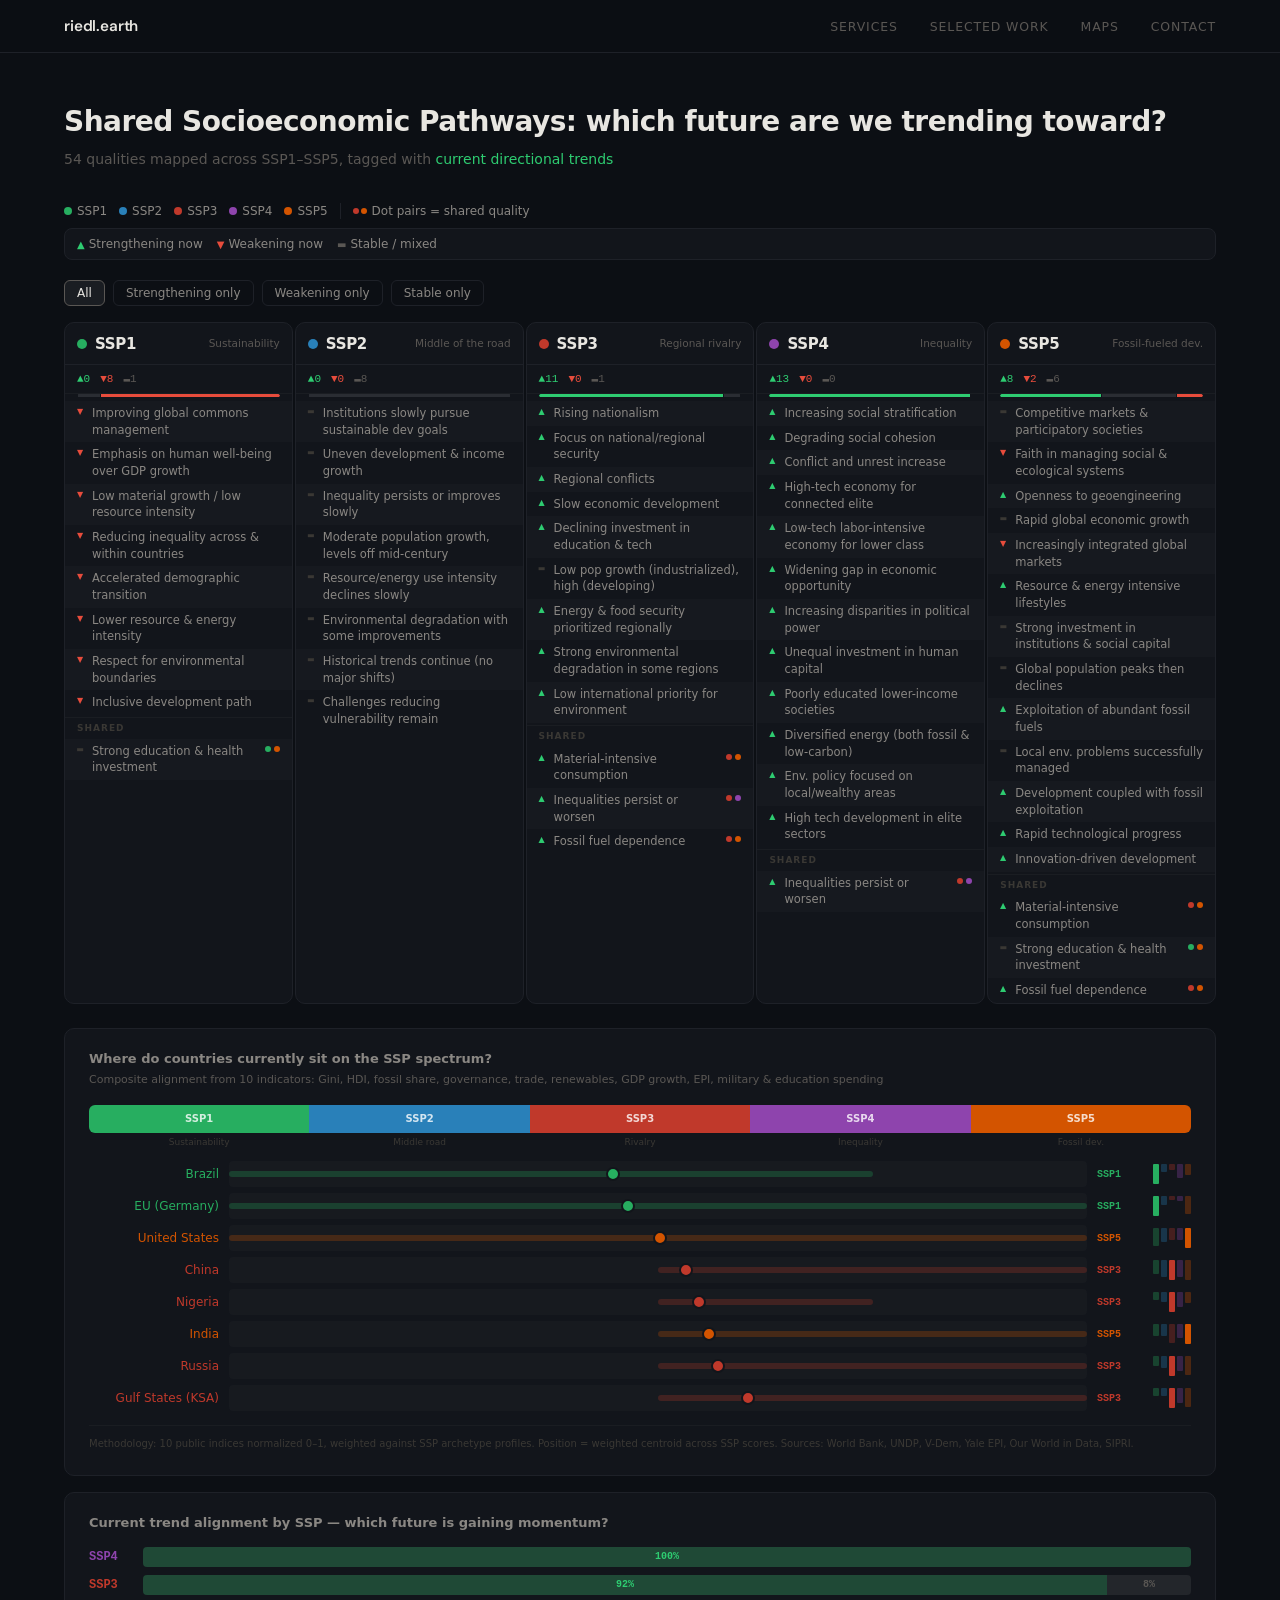
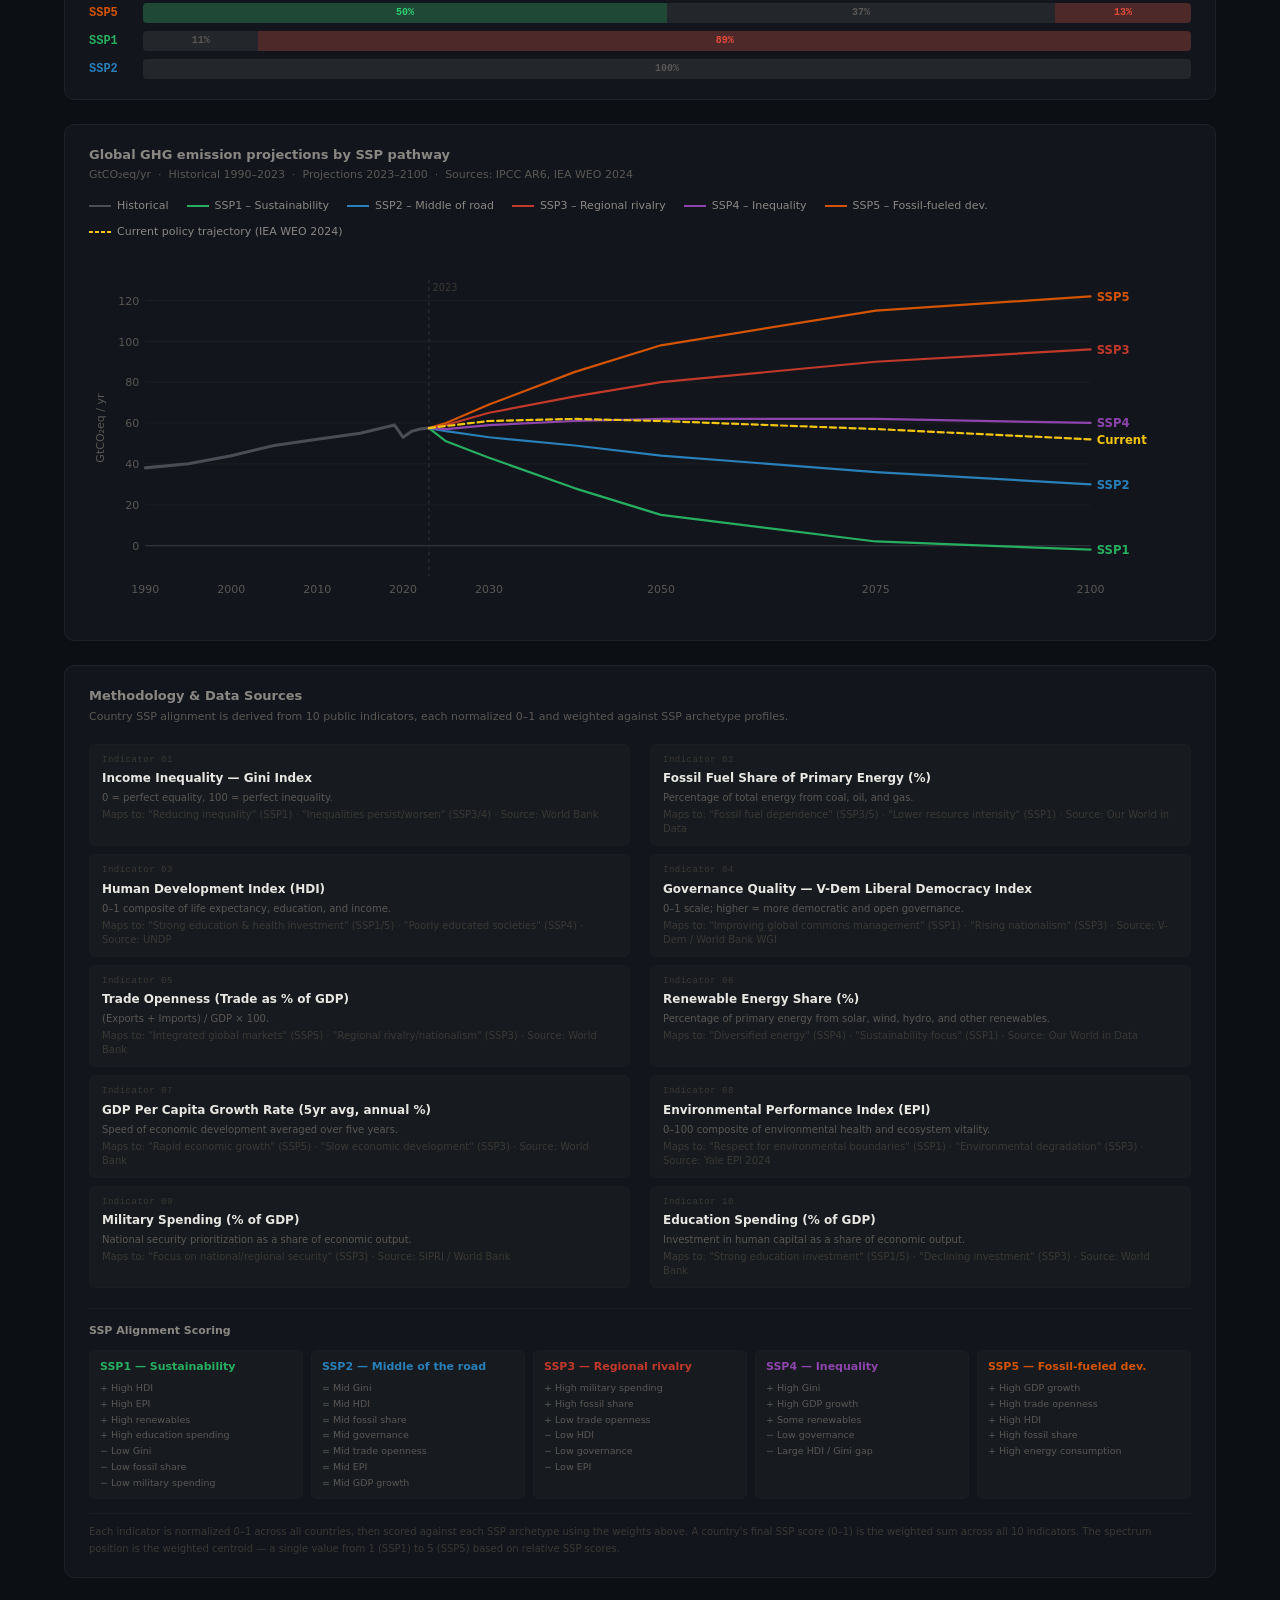
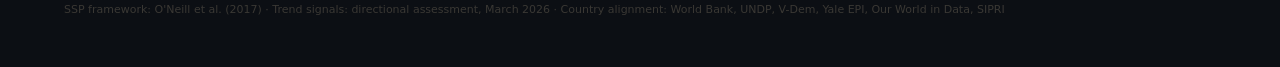
<file: ssp-trends.html>
<!DOCTYPE html>
<html lang="en">
<head>
<meta charset="UTF-8">
<meta name="viewport" content="width=device-width, initial-scale=1.0">
<title>SSP Trend Analysis | Riedl Earth</title>
<link rel="preconnect" href="https://fonts.googleapis.com">
<link rel="preconnect" href="https://fonts.gstatic.com" crossorigin>
<link href="https://fonts.googleapis.com/css2?family=DM+Sans:ital,opsz,wght@0,9..40,400;0,9..40,600;0,9..40,700;1,9..40,400&display=swap" rel="stylesheet">
<style>
* { margin:0; padding:0; box-sizing:border-box; }

:root {
  --bg-primary: #0c0f14;
  --bg-card: #12151b;
  --bg-card-border: #1e2128;
  --bg-row-alt: rgba(255,255,255,0.015);
  --text-primary: #e8e6e1;
  --text-secondary: #8a8783;
  --text-muted: #5a5754;
  --text-dim: #3a3834;
  --border-subtle: #1a1d22;
  --green: #2ecc71;
  --red: #e74c3c;
  --ssp1: #27ae60;
  --ssp2: #2980b9;
  --ssp3: #c0392b;
  --ssp4: #8e44ad;
  --ssp5: #d35400;
}

body {
  background: var(--bg-primary);
  color: var(--text-primary);
  font-family: -apple-system, BlinkMacSystemFont, 'Segoe UI', system-ui, sans-serif;
  line-height: 1.5;
}

/* ── Site Nav ─────────────────────────────────────────────── */

.site-nav {
  position: sticky;
  top: 0;
  z-index: 100;
  background: rgba(12, 15, 20, 0.96);
  border-bottom: 1px solid var(--bg-card-border);
  backdrop-filter: blur(6px);
}

.site-nav-inner {
  max-width: 1200px;
  margin: 0 auto;
  padding: 0 24px;
  height: 52px;
  display: flex;
  align-items: center;
  justify-content: space-between;
}

.site-nav-brand {
  font-family: 'DM Sans', system-ui, sans-serif;
  font-size: 0.95rem;
  font-weight: 600;
  color: var(--text-primary);
  text-decoration: none;
  letter-spacing: -0.01em;
}

.site-nav-links {
  list-style: none;
  display: flex;
  gap: 2rem;
}

.site-nav-links a {
  font-size: 0.78rem;
  letter-spacing: 0.07em;
  text-transform: uppercase;
  color: var(--text-muted);
  text-decoration: none;
  transition: color 0.2s;
}

.site-nav-links a:hover {
  color: var(--text-primary);
}

.site-nav-links a.active {
  color: var(--text-secondary);
}

/* ── Visualization ────────────────────────────────────────── */

.container {
  max-width: 1200px;
  margin: 0 auto;
  padding: 48px 24px;
}

.header { margin-bottom: 32px; }

.header h1 {
  font-size: clamp(22px, 3vw, 28px);
  font-weight: 700;
  letter-spacing: -0.5px;
  margin-bottom: 6px;
}

.header .subtitle {
  font-size: 14px;
  color: var(--text-muted);
}

.header .subtitle span { color: var(--green); }

.legend-row {
  display: flex;
  gap: 12px;
  flex-wrap: wrap;
  margin-bottom: 8px;
  align-items: center;
}

.legend-item {
  display: flex;
  align-items: center;
  gap: 5px;
  font-size: 12px;
  color: var(--text-secondary);
}

.legend-dot { width: 8px; height: 8px; border-radius: 50%; flex-shrink: 0; }

.legend-divider { width: 1px; height: 16px; background: var(--bg-card-border); }

.trend-legend {
  display: flex;
  gap: 14px;
  flex-wrap: wrap;
  margin-bottom: 20px;
  font-size: 12px;
  color: var(--text-secondary);
  padding: 6px 12px;
  background: var(--bg-card);
  border-radius: 8px;
  border: 1px solid var(--bg-card-border);
}

.trend-legend-item { display: flex; align-items: center; gap: 4px; }

/* --- Filter controls --- */
.filters {
  display: flex;
  gap: 8px;
  flex-wrap: wrap;
  margin-bottom: 16px;
}

.filter-btn {
  padding: 5px 12px;
  font-size: 12px;
  border: 1px solid var(--bg-card-border);
  border-radius: 6px;
  background: transparent;
  color: var(--text-secondary);
  cursor: pointer;
  font-family: inherit;
  transition: all 0.15s;
}

.filter-btn:hover { border-color: var(--text-muted); color: var(--text-primary); }
.filter-btn.active { background: rgba(255,255,255,0.06); color: var(--text-primary); border-color: var(--text-muted); }

/* --- Columns --- */
.columns {
  display: flex;
  gap: 2px;
  margin-bottom: 24px;
  overflow-x: auto;
}

.col {
  flex: 1;
  min-width: 180px;
  background: var(--bg-card);
  border-radius: 10px;
  overflow: hidden;
  border: 1px solid var(--bg-card-border);
}

.col-header {
  padding: 10px 12px 8px;
  display: flex;
  align-items: center;
  gap: 8px;
  border-bottom: 1px solid var(--bg-card-border);
}

.col-dot { width: 10px; height: 10px; border-radius: 50%; flex-shrink: 0; }
.col-name { font-size: 15px; font-weight: 600; letter-spacing: -0.3px; }
.col-subtitle { font-size: 10.5px; color: var(--text-muted); margin-left: auto; white-space: nowrap; }

.col-scores {
  padding: 6px 12px;
  display: flex;
  gap: 10px;
  font-size: 11px;
  font-family: monospace;
  border-bottom: 1px solid var(--border-subtle);
}

.col-scores .up { color: var(--green); }
.col-scores .down { color: var(--red); }
.col-scores .flat { color: var(--text-muted); }

.score-bar {
  margin: 0 12px 4px;
  height: 3px;
  border-radius: 2px;
  display: flex;
  gap: 1px;
  overflow: hidden;
}

.score-bar .seg { height: 100%; }

.section-divider {
  padding: 4px 12px 3px;
  font-size: 9px;
  font-weight: 600;
  text-transform: uppercase;
  letter-spacing: 1px;
  color: var(--text-dim);
  border-top: 1px solid var(--border-subtle);
  margin-top: 2px;
}

.qual-row {
  padding: 4px 12px 4px 8px;
  font-size: 11.5px;
  line-height: 1.45;
  color: var(--text-secondary);
  display: flex;
  align-items: flex-start;
  gap: 5px;
  transition: color 0.1s;
  cursor: default;
}

.qual-row:hover { color: var(--text-primary); }
.qual-row.alt { background: var(--bg-row-alt); }
.qual-row.highlight { background: rgba(241,196,15,0.06); color: var(--text-primary); }
.qual-row.dim { opacity: 0.3; }

.qual-text { flex: 1; }

.trend-icon { flex-shrink: 0; width: 14px; text-align: center; margin-top: 1px; font-size: 8px; }

.dots-pair { display: flex; gap: 3px; flex-shrink: 0; margin-top: 3px; }
.dots-pair .d { width: 6px; height: 6px; border-radius: 50%; }

/* --- Country Spectrum --- */
.spectrum-section {
  background: var(--bg-card);
  border-radius: 10px;
  padding: 20px 24px 24px;
  border: 1px solid var(--bg-card-border);
  margin-bottom: 16px;
}

.spectrum-title {
  font-size: 13px;
  font-weight: 600;
  color: var(--text-secondary);
  margin-bottom: 4px;
}

.spectrum-subtitle {
  font-size: 11px;
  color: var(--text-muted);
  margin-bottom: 16px;
}

.spectrum-bar {
  display: flex;
  height: 28px;
  border-radius: 6px;
  overflow: hidden;
}

.spectrum-zone {
  flex: 1;
  display: flex;
  align-items: center;
  justify-content: center;
  font-size: 10px;
  font-weight: 600;
  color: rgba(255,255,255,0.8);
}

.spectrum-labels {
  display: flex;
  margin-top: 3px;
  margin-bottom: 12px;
}

.spectrum-labels span {
  flex: 1;
  text-align: center;
  font-size: 9px;
  color: var(--text-dim);
}

.country-rows {
  display: flex;
  flex-direction: column;
  gap: 6px;
  margin-top: 8px;
}

.country-row {
  display: flex;
  align-items: center;
  gap: 10px;
  height: 26px;
}

.country-name {
  width: 130px;
  font-size: 12px;
  font-weight: 500;
  flex-shrink: 0;
  text-align: right;
  white-space: nowrap;
}

.country-track {
  flex: 1;
  height: 26px;
  position: relative;
  border-radius: 4px;
  background: rgba(255,255,255,0.02);
}

.country-dot {
  position: absolute;
  top: 50%;
  transform: translate(-50%, -50%);
  width: 14px;
  height: 14px;
  border-radius: 50%;
  border: 2px solid var(--bg-card);
  z-index: 2;
}

.country-range {
  position: absolute;
  top: 50%;
  transform: translateY(-50%);
  height: 6px;
  border-radius: 3px;
  opacity: 0.25;
}

.country-best {
  width: 46px;
  font-size: 10px;
  font-weight: 600;
  font-family: monospace;
  flex-shrink: 0;
}

.country-scores {
  display: flex;
  gap: 2px;
  flex-shrink: 0;
}

.country-scores .cs {
  width: 6px;
  border-radius: 1px;
}

.spectrum-method {
  font-size: 10px;
  color: var(--text-dim);
  margin-top: 14px;
  padding-top: 10px;
  border-top: 1px solid var(--border-subtle);
  line-height: 1.5;
}

/* --- Summary --- */
.summary {
  background: var(--bg-card);
  border-radius: 10px;
  padding: 20px 24px;
  border: 1px solid var(--bg-card-border);
}

.summary-title {
  font-size: 13px;
  font-weight: 600;
  color: var(--text-secondary);
  margin-bottom: 14px;
}

.summary-bars { display: flex; flex-direction: column; gap: 8px; }

.sbar-row { display: flex; align-items: center; gap: 12px; }

.sbar-label { width: 42px; font-size: 12px; font-weight: 600; flex-shrink: 0; font-family: monospace; }

.sbar-track {
  flex: 1;
  height: 20px;
  background: var(--border-subtle);
  border-radius: 4px;
  overflow: hidden;
  display: flex;
}

.sbar-fill {
  height: 100%;
  display: flex;
  align-items: center;
  justify-content: center;
  font-size: 10px;
  font-weight: 600;
  font-family: monospace;
}

.sbar-fill.up { background: rgba(46,204,113,0.25); color: var(--green); }
.sbar-fill.stable { background: rgba(255,255,255,0.04); color: var(--text-muted); }
.sbar-fill.down { background: rgba(231,76,60,0.25); color: var(--red); }

.footer {
  margin-top: 24px;
  font-size: 11px;
  color: var(--text-dim);
}

@media (max-width: 768px) {
  .columns { flex-direction: column; }
  .col { min-width: 100%; }
  .container { padding: 24px 16px; }
}

/* --- Methodology --- */
.method-section {
  margin-top: 24px;
  background: var(--bg-card);
  border-radius: 10px;
  padding: 20px 24px;
  border: 1px solid var(--bg-card-border);
}

.method-title {
  font-size: 13px;
  font-weight: 600;
  color: var(--text-secondary);
  margin-bottom: 4px;
}

.method-subtitle {
  font-size: 11px;
  color: var(--text-muted);
  margin-bottom: 18px;
}

.method-grid {
  display: grid;
  grid-template-columns: repeat(2, 1fr);
  gap: 8px 20px;
  margin-bottom: 20px;
}

.method-item {
  padding: 9px 12px;
  background: rgba(255,255,255,0.02);
  border-radius: 6px;
  border: 1px solid var(--border-subtle);
}

.method-item-num {
  font-size: 9px;
  font-family: monospace;
  color: var(--text-dim);
  margin-bottom: 2px;
  letter-spacing: 0.5px;
}

.method-item-name {
  font-size: 12px;
  font-weight: 600;
  color: var(--text-primary);
  margin-bottom: 3px;
}

.method-item-desc {
  font-size: 10px;
  color: var(--text-muted);
  line-height: 1.5;
  margin-bottom: 3px;
}

.method-item-maps {
  font-size: 10px;
  color: var(--text-dim);
  line-height: 1.4;
}

.method-scoring {
  border-top: 1px solid var(--border-subtle);
  padding-top: 14px;
}

.method-scoring-title {
  font-size: 11px;
  font-weight: 600;
  color: var(--text-secondary);
  margin-bottom: 10px;
}

.method-ssp-grid {
  display: grid;
  grid-template-columns: repeat(5, 1fr);
  gap: 8px;
  margin-bottom: 14px;
}

.method-ssp-card {
  padding: 8px 10px;
  background: rgba(255,255,255,0.02);
  border-radius: 6px;
  border: 1px solid var(--border-subtle);
}

.method-ssp-name {
  font-size: 11px;
  font-weight: 600;
  margin-bottom: 5px;
}

.method-ssp-factors {
  font-size: 9.5px;
  color: var(--text-muted);
  line-height: 1.65;
}

.method-calc {
  font-size: 10px;
  color: var(--text-dim);
  line-height: 1.65;
  padding-top: 10px;
  border-top: 1px solid var(--border-subtle);
}

@media (max-width: 768px) {
  .method-grid { grid-template-columns: 1fr; }
  .method-ssp-grid { grid-template-columns: repeat(2, 1fr); }
}

/* --- Emissions Chart --- */
.chart-section {
  margin-top: 24px;
  background: var(--bg-card);
  border-radius: 10px;
  padding: 20px 24px;
  border: 1px solid var(--bg-card-border);
}

.chart-title {
  font-size: 13px;
  font-weight: 600;
  color: var(--text-secondary);
  margin-bottom: 3px;
}

.chart-subtitle {
  font-size: 11px;
  color: var(--text-muted);
  margin-bottom: 14px;
}

.chart-legend {
  display: flex;
  flex-wrap: wrap;
  gap: 10px 18px;
  margin-bottom: 12px;
  font-size: 11px;
  color: var(--text-secondary);
}

.chart-legend-item {
  display: flex;
  align-items: center;
  gap: 6px;
}

#emissions-svg {
  width: 100%;
  height: auto;
  display: block;
}
</style>
</head>
<body>

<header class="site-nav">
  <nav class="site-nav-inner">
    <a href="index.html" class="site-nav-brand">riedl.earth</a>
    <ul class="site-nav-links">
      <li><a href="index.html#services">Services</a></li>
      <li><a href="index.html#work">Selected Work</a></li>
      <li><a href="index.html#maps">Maps</a></li>
      <li><a href="index.html#contact">Contact</a></li>
    </ul>
  </nav>
</header>

<div class="container">
  <div class="header">
    <h1>Shared Socioeconomic Pathways: which future are we trending toward?</h1>
    <div class="subtitle">54 qualities mapped across SSP1–SSP5, tagged with <span>current directional trends</span></div>
  </div>

  <div class="legend-row">
    <div class="legend-item"><div class="legend-dot" style="background:var(--ssp1)"></div>SSP1</div>
    <div class="legend-item"><div class="legend-dot" style="background:var(--ssp2)"></div>SSP2</div>
    <div class="legend-item"><div class="legend-dot" style="background:var(--ssp3)"></div>SSP3</div>
    <div class="legend-item"><div class="legend-dot" style="background:var(--ssp4)"></div>SSP4</div>
    <div class="legend-item"><div class="legend-dot" style="background:var(--ssp5)"></div>SSP5</div>
    <div class="legend-divider"></div>
    <div class="legend-item">
      <span style="display:flex;gap:2px;">
        <span class="legend-dot" style="background:var(--ssp3);width:6px;height:6px;"></span>
        <span class="legend-dot" style="background:var(--ssp5);width:6px;height:6px;"></span>
      </span>
      Dot pairs = shared quality
    </div>
  </div>

  <div class="trend-legend">
    <div class="trend-legend-item"><span style="color:var(--green);font-size:10px;">&#9650;</span> Strengthening now</div>
    <div class="trend-legend-item"><span style="color:var(--red);font-size:10px;">&#9660;</span> Weakening now</div>
    <div class="trend-legend-item"><span style="color:var(--text-muted);font-size:10px;">&#9644;</span> Stable / mixed</div>
  </div>

  <div class="filters" id="filters">
    <button class="filter-btn active" data-filter="all">All</button>
    <button class="filter-btn" data-filter="up">Strengthening only</button>
    <button class="filter-btn" data-filter="down">Weakening only</button>
    <button class="filter-btn" data-filter="stable">Stable only</button>
  </div>

  <div class="columns" id="columns"></div>
  <div class="spectrum-section" id="spectrum"></div>
  <div class="summary" id="summary"></div>

  <div class="chart-section">
    <div class="chart-title">Global GHG emission projections by SSP pathway</div>
    <div class="chart-subtitle">GtCO₂eq/yr &nbsp;·&nbsp; Historical 1990–2023 &nbsp;·&nbsp; Projections 2023–2100 &nbsp;·&nbsp; Sources: IPCC AR6, IEA WEO 2024</div>
    <div class="chart-legend" id="chart-legend"></div>
    <svg id="emissions-svg" viewBox="0 0 900 300" preserveAspectRatio="xMidYMid meet"></svg>
  </div>

  <div class="method-section">
    <div class="method-title">Methodology &amp; Data Sources</div>
    <div class="method-subtitle">Country SSP alignment is derived from 10 public indicators, each normalized 0–1 and weighted against SSP archetype profiles.</div>

    <div class="method-grid">

      <div class="method-item">
        <div class="method-item-num">Indicator 01</div>
        <div class="method-item-name">Income Inequality — Gini Index</div>
        <div class="method-item-desc">0 = perfect equality, 100 = perfect inequality.</div>
        <div class="method-item-maps">Maps to: "Reducing inequality" (SSP1) · "Inequalities persist/worsen" (SSP3/4) · Source: World Bank</div>
      </div>

      <div class="method-item">
        <div class="method-item-num">Indicator 02</div>
        <div class="method-item-name">Fossil Fuel Share of Primary Energy (%)</div>
        <div class="method-item-desc">Percentage of total energy from coal, oil, and gas.</div>
        <div class="method-item-maps">Maps to: "Fossil fuel dependence" (SSP3/5) · "Lower resource intensity" (SSP1) · Source: Our World in Data</div>
      </div>

      <div class="method-item">
        <div class="method-item-num">Indicator 03</div>
        <div class="method-item-name">Human Development Index (HDI)</div>
        <div class="method-item-desc">0–1 composite of life expectancy, education, and income.</div>
        <div class="method-item-maps">Maps to: "Strong education &amp; health investment" (SSP1/5) · "Poorly educated societies" (SSP4) · Source: UNDP</div>
      </div>

      <div class="method-item">
        <div class="method-item-num">Indicator 04</div>
        <div class="method-item-name">Governance Quality — V-Dem Liberal Democracy Index</div>
        <div class="method-item-desc">0–1 scale; higher = more democratic and open governance.</div>
        <div class="method-item-maps">Maps to: "Improving global commons management" (SSP1) · "Rising nationalism" (SSP3) · Source: V-Dem / World Bank WGI</div>
      </div>

      <div class="method-item">
        <div class="method-item-num">Indicator 05</div>
        <div class="method-item-name">Trade Openness (Trade as % of GDP)</div>
        <div class="method-item-desc">(Exports + Imports) / GDP × 100.</div>
        <div class="method-item-maps">Maps to: "Integrated global markets" (SSP5) · "Regional rivalry/nationalism" (SSP3) · Source: World Bank</div>
      </div>

      <div class="method-item">
        <div class="method-item-num">Indicator 06</div>
        <div class="method-item-name">Renewable Energy Share (%)</div>
        <div class="method-item-desc">Percentage of primary energy from solar, wind, hydro, and other renewables.</div>
        <div class="method-item-maps">Maps to: "Diversified energy" (SSP4) · "Sustainability focus" (SSP1) · Source: Our World in Data</div>
      </div>

      <div class="method-item">
        <div class="method-item-num">Indicator 07</div>
        <div class="method-item-name">GDP Per Capita Growth Rate (5yr avg, annual %)</div>
        <div class="method-item-desc">Speed of economic development averaged over five years.</div>
        <div class="method-item-maps">Maps to: "Rapid economic growth" (SSP5) · "Slow economic development" (SSP3) · Source: World Bank</div>
      </div>

      <div class="method-item">
        <div class="method-item-num">Indicator 08</div>
        <div class="method-item-name">Environmental Performance Index (EPI)</div>
        <div class="method-item-desc">0–100 composite of environmental health and ecosystem vitality.</div>
        <div class="method-item-maps">Maps to: "Respect for environmental boundaries" (SSP1) · "Environmental degradation" (SSP3) · Source: Yale EPI 2024</div>
      </div>

      <div class="method-item">
        <div class="method-item-num">Indicator 09</div>
        <div class="method-item-name">Military Spending (% of GDP)</div>
        <div class="method-item-desc">National security prioritization as a share of economic output.</div>
        <div class="method-item-maps">Maps to: "Focus on national/regional security" (SSP3) · Source: SIPRI / World Bank</div>
      </div>

      <div class="method-item">
        <div class="method-item-num">Indicator 10</div>
        <div class="method-item-name">Education Spending (% of GDP)</div>
        <div class="method-item-desc">Investment in human capital as a share of economic output.</div>
        <div class="method-item-maps">Maps to: "Strong education investment" (SSP1/5) · "Declining investment" (SSP3) · Source: World Bank</div>
      </div>

    </div>

    <div class="method-scoring">
      <div class="method-scoring-title">SSP Alignment Scoring</div>
      <div class="method-ssp-grid">
        <div class="method-ssp-card">
          <div class="method-ssp-name" style="color:#27ae60">SSP1 — Sustainability</div>
          <div class="method-ssp-factors">+ High HDI<br>+ High EPI<br>+ High renewables<br>+ High education spending<br>− Low Gini<br>− Low fossil share<br>− Low military spending</div>
        </div>
        <div class="method-ssp-card">
          <div class="method-ssp-name" style="color:#2980b9">SSP2 — Middle of the road</div>
          <div class="method-ssp-factors">= Mid Gini<br>= Mid HDI<br>= Mid fossil share<br>= Mid governance<br>= Mid trade openness<br>= Mid EPI<br>= Mid GDP growth</div>
        </div>
        <div class="method-ssp-card">
          <div class="method-ssp-name" style="color:#c0392b">SSP3 — Regional rivalry</div>
          <div class="method-ssp-factors">+ High military spending<br>+ High fossil share<br>+ Low trade openness<br>− Low HDI<br>− Low governance<br>− Low EPI</div>
        </div>
        <div class="method-ssp-card">
          <div class="method-ssp-name" style="color:#8e44ad">SSP4 — Inequality</div>
          <div class="method-ssp-factors">+ High Gini<br>+ High GDP growth<br>+ Some renewables<br>− Low governance<br>− Large HDI / Gini gap</div>
        </div>
        <div class="method-ssp-card">
          <div class="method-ssp-name" style="color:#d35400">SSP5 — Fossil-fueled dev.</div>
          <div class="method-ssp-factors">+ High GDP growth<br>+ High trade openness<br>+ High HDI<br>+ High fossil share<br>+ High energy consumption</div>
        </div>
      </div>
      <div class="method-calc">Each indicator is normalized 0–1 across all countries, then scored against each SSP archetype using the weights above. A country's final SSP score (0–1) is the weighted sum across all 10 indicators. The spectrum position is the weighted centroid — a single value from 1 (SSP1) to 5 (SSP5) based on relative SSP scores.</div>
    </div>
  </div>

  <div class="footer">
    SSP framework: O'Neill et al. (2017) · Trend signals: directional assessment, March 2026 · Country alignment: World Bank, UNDP, V-Dem, Yale EPI, Our World in Data, SIPRI
  </div>
</div>

<script>
const colors = {
  SSP1: "var(--ssp1)", SSP2: "var(--ssp2)", SSP3: "var(--ssp3)",
  SSP4: "var(--ssp4)", SSP5: "var(--ssp5)"
};
const rawColors = {
  SSP1: "#27ae60", SSP2: "#2980b9", SSP3: "#c0392b",
  SSP4: "#8e44ad", SSP5: "#d35400"
};
const titles = {
  SSP1: "Sustainability", SSP2: "Middle of the road", SSP3: "Regional rivalry",
  SSP4: "Inequality", SSP5: "Fossil-fueled dev."
};

const trends = {
  "Improving global commons management":"down",
  "Institutions slowly pursue sustainable dev goals":"stable",
  "Rising nationalism":"up",
  "Focus on national/regional security":"up",
  "Regional conflicts":"up",
  "Increasing social stratification":"up",
  "Degrading social cohesion":"up",
  "Conflict and unrest increase":"up",
  "Competitive markets & participatory societies":"stable",
  "Faith in managing social & ecological systems":"down",
  "Openness to geoengineering":"up",
  "Emphasis on human well-being over GDP growth":"down",
  "Low material growth / low resource intensity":"down",
  "Uneven development & income growth":"stable",
  "Slow economic development":"up",
  "Material-intensive consumption":"up",
  "High-tech economy for connected elite":"up",
  "Low-tech labor-intensive economy for lower class":"up",
  "Widening gap in economic opportunity":"up",
  "Rapid global economic growth":"stable",
  "Increasingly integrated global markets":"down",
  "Resource & energy intensive lifestyles":"up",
  "Reducing inequality across & within countries":"down",
  "Inequality persists or improves slowly":"stable",
  "Inequalities persist or worsen":"up",
  "Increasing disparities in political power":"up",
  "Unequal investment in human capital":"up",
  "Strong education & health investment":"stable",
  "Declining investment in education & tech":"up",
  "Poorly educated lower-income societies":"up",
  "Strong investment in institutions & social capital":"stable",
  "Accelerated demographic transition":"down",
  "Moderate population growth, levels off mid-century":"stable",
  "Low pop growth (industrialized), high (developing)":"stable",
  "Global population peaks then declines":"stable",
  "Lower resource & energy intensity":"down",
  "Resource/energy use intensity declines slowly":"stable",
  "Energy & food security prioritized regionally":"up",
  "Diversified energy (both fossil & low-carbon)":"up",
  "Exploitation of abundant fossil fuels":"up",
  "Fossil fuel dependence":"up",
  "Respect for environmental boundaries":"down",
  "Environmental degradation with some improvements":"stable",
  "Strong environmental degradation in some regions":"up",
  "Env. policy focused on local/wealthy areas":"up",
  "Local env. problems successfully managed":"stable",
  "Low international priority for environment":"up",
  "Inclusive development path":"down",
  "Historical trends continue (no major shifts)":"stable",
  "Challenges reducing vulnerability remain":"stable",
  "Development coupled with fossil exploitation":"up",
  "Rapid technological progress":"up",
  "High tech development in elite sectors":"up",
  "Innovation-driven development":"up"
};

const qualities = {
  "Improving global commons management":["SSP1"],
  "Institutions slowly pursue sustainable dev goals":["SSP2"],
  "Rising nationalism":["SSP3"],
  "Focus on national/regional security":["SSP3"],
  "Regional conflicts":["SSP3"],
  "Increasing social stratification":["SSP4"],
  "Degrading social cohesion":["SSP4"],
  "Conflict and unrest increase":["SSP4"],
  "Competitive markets & participatory societies":["SSP5"],
  "Faith in managing social & ecological systems":["SSP5"],
  "Openness to geoengineering":["SSP5"],
  "Emphasis on human well-being over GDP growth":["SSP1"],
  "Low material growth / low resource intensity":["SSP1"],
  "Uneven development & income growth":["SSP2"],
  "Slow economic development":["SSP3"],
  "Material-intensive consumption":["SSP3","SSP5"],
  "High-tech economy for connected elite":["SSP4"],
  "Low-tech labor-intensive economy for lower class":["SSP4"],
  "Widening gap in economic opportunity":["SSP4"],
  "Rapid global economic growth":["SSP5"],
  "Increasingly integrated global markets":["SSP5"],
  "Resource & energy intensive lifestyles":["SSP5"],
  "Reducing inequality across & within countries":["SSP1"],
  "Inequality persists or improves slowly":["SSP2"],
  "Inequalities persist or worsen":["SSP3","SSP4"],
  "Increasing disparities in political power":["SSP4"],
  "Unequal investment in human capital":["SSP4"],
  "Strong education & health investment":["SSP1","SSP5"],
  "Declining investment in education & tech":["SSP3"],
  "Poorly educated lower-income societies":["SSP4"],
  "Strong investment in institutions & social capital":["SSP5"],
  "Accelerated demographic transition":["SSP1"],
  "Moderate population growth, levels off mid-century":["SSP2"],
  "Low pop growth (industrialized), high (developing)":["SSP3"],
  "Global population peaks then declines":["SSP5"],
  "Lower resource & energy intensity":["SSP1"],
  "Resource/energy use intensity declines slowly":["SSP2"],
  "Energy & food security prioritized regionally":["SSP3"],
  "Diversified energy (both fossil & low-carbon)":["SSP4"],
  "Exploitation of abundant fossil fuels":["SSP5"],
  "Fossil fuel dependence":["SSP3","SSP5"],
  "Respect for environmental boundaries":["SSP1"],
  "Environmental degradation with some improvements":["SSP2"],
  "Strong environmental degradation in some regions":["SSP3"],
  "Env. policy focused on local/wealthy areas":["SSP4"],
  "Local env. problems successfully managed":["SSP5"],
  "Low international priority for environment":["SSP3"],
  "Inclusive development path":["SSP1"],
  "Historical trends continue (no major shifts)":["SSP2"],
  "Challenges reducing vulnerability remain":["SSP2"],
  "Development coupled with fossil exploitation":["SSP5"],
  "Rapid technological progress":["SSP5"],
  "High tech development in elite sectors":["SSP4"],
  "Innovation-driven development":["SSP5"]
};

const ssps = ["SSP1","SSP2","SSP3","SSP4","SSP5"];

const tIcon = {
  up:'<span class="trend-icon" style="color:var(--green);font-size:8px;">&#9650;</span>',
  down:'<span class="trend-icon" style="color:var(--red);font-size:8px;">&#9660;</span>',
  stable:'<span class="trend-icon" style="color:var(--text-dim);font-size:8px;">&#9644;</span>'
};

let currentFilter = "all";

function render() {
  const unique = {}, sharedFor = {};
  ssps.forEach(s => { unique[s] = []; sharedFor[s] = []; });

  Object.entries(qualities).forEach(([q, list]) => {
    if (list.length === 1) unique[list[0]].push(q);
    else list.forEach(s => sharedFor[s].push({ quality: q, allSSPs: list }));
  });

  const scoreboard = {};
  ssps.forEach(s => { scoreboard[s] = { up:0, down:0, stable:0, total:0 }; });
  Object.entries(qualities).forEach(([q, list]) => {
    const t = trends[q] || "stable";
    list.forEach(s => { scoreboard[s][t]++; scoreboard[s].total++; });
  });

  const colsEl = document.getElementById("columns");
  colsEl.innerHTML = "";

  ssps.forEach(s => {
    const sc = scoreboard[s];
    const upPct = (sc.up/sc.total*100).toFixed(0);
    const downPct = (sc.down/sc.total*100).toFixed(0);
    const stPct = Math.max(0, 100 - upPct - downPct);

    let html = `<div class="col">`;
    html += `<div class="col-header"><div class="col-dot" style="background:${rawColors[s]}"></div><span class="col-name">${s}</span><span class="col-subtitle">${titles[s]}</span></div>`;
    html += `<div class="col-scores"><span class="up">&#9650;${sc.up}</span><span class="down">&#9660;${sc.down}</span><span class="flat">&#9644;${sc.stable}</span></div>`;
    html += `<div class="score-bar"><div class="seg" style="width:${upPct}%;background:var(--green);border-radius:2px 0 0 2px;"></div><div class="seg" style="width:${stPct}%;background:#2a2d33;"></div><div class="seg" style="width:${downPct}%;background:var(--red);border-radius:0 2px 2px 0;"></div></div>`;

    let ri = 0;
    unique[s].forEach(q => {
      const t = trends[q] || "stable";
      const match = currentFilter === "all" || currentFilter === t;
      const cls = match ? (ri % 2 === 0 ? "qual-row alt" : "qual-row") : "qual-row dim";
      html += `<div class="${cls}" data-trend="${t}">${tIcon[t]}<span class="qual-text">${q}</span></div>`;
      ri++;
    });

    if (sharedFor[s].length > 0) {
      html += `<div class="section-divider">Shared</div>`;
      sharedFor[s].forEach(item => {
        const t = trends[item.quality] || "stable";
        const match = currentFilter === "all" || currentFilter === t;
        const cls = match ? (ri % 2 === 0 ? "qual-row alt" : "qual-row") : "qual-row dim";
        const dots = item.allSSPs.map(ss => `<div class="d" style="background:${rawColors[ss]}"></div>`).join("");
        html += `<div class="${cls}" data-trend="${t}">${tIcon[t]}<span class="qual-text">${item.quality}</span><div class="dots-pair">${dots}</div></div>`;
        ri++;
      });
    }
    html += `</div>`;
    colsEl.innerHTML += html;
  });

  // Summary
  const sumEl = document.getElementById("summary");
  let sh = `<div class="summary-title">Current trend alignment by SSP — which future is gaining momentum?</div><div class="summary-bars">`;
  const sorted = ssps.slice().sort((a,b) => scoreboard[b].up/scoreboard[b].total - scoreboard[a].up/scoreboard[a].total);
  sorted.forEach(s => {
    const sc = scoreboard[s];
    const upPct = (sc.up/sc.total*100).toFixed(0);
    const downPct = (sc.down/sc.total*100).toFixed(0);
    const stPct = Math.max(0, 100-upPct-downPct);
    sh += `<div class="sbar-row"><span class="sbar-label" style="color:${rawColors[s]}">${s}</span><div class="sbar-track">`;
    if (+upPct>0) sh += `<div class="sbar-fill up" style="flex:${upPct};">${upPct}%</div>`;
    if (+stPct>0) sh += `<div class="sbar-fill stable" style="flex:${stPct};">${stPct}%</div>`;
    if (+downPct>0) sh += `<div class="sbar-fill down" style="flex:${downPct};">${downPct}%</div>`;
    sh += `</div></div>`;
  });
  sh += `</div>`;
  sumEl.innerHTML = sh;
}

// Filter buttons
document.getElementById("filters").addEventListener("click", e => {
  const btn = e.target.closest(".filter-btn");
  if (!btn) return;
  currentFilter = btn.dataset.filter;
  document.querySelectorAll(".filter-btn").forEach(b => b.classList.remove("active"));
  btn.classList.add("active");
  render();
});

// ── Country Spectrum ──────────────────────────────────────

const countryData = [
  {country:"Brazil", best:"SSP1", position:2.79, scores:{SSP1:.745,SSP2:.313,SSP3:.223,SSP4:.515,SSP5:.409}},
  {country:"EU (Germany)", best:"SSP1", position:2.86, scores:{SSP1:.775,SSP2:.339,SSP3:.159,SSP4:.193,SSP5:.696}},
  {country:"United States", best:"SSP5", position:3.01, scores:{SSP1:.602,SSP2:.474,SSP3:.398,SSP4:.387,SSP5:.656}},
  {country:"China", best:"SSP3", position:3.13, scores:{SSP1:.418,SSP2:.487,SSP3:.588,SSP4:.488,SSP5:.586}},
  {country:"Nigeria", best:"SSP3", position:3.19, scores:{SSP1:.285,SSP2:.343,SSP3:.710,SSP4:.519,SSP5:.407}},
  {country:"India", best:"SSP5", position:3.24, scores:{SSP1:.399,SSP2:.382,SSP3:.634,SSP4:.469,SSP5:.655}},
  {country:"Russia", best:"SSP3", position:3.28, scores:{SSP1:.344,SSP2:.429,SSP3:.706,SSP4:.518,SSP5:.669}},
  {country:"Gulf States (KSA)", best:"SSP3", position:3.42, scores:{SSP1:.276,SSP2:.276,SSP3:.697,SSP4:.510,SSP5:.663}},
];

function renderSpectrum() {
  const el = document.getElementById("spectrum");
  let h = `<div class="spectrum-title">Where do countries currently sit on the SSP spectrum?</div>`;
  h += `<div class="spectrum-subtitle">Composite alignment from 10 indicators: Gini, HDI, fossil share, governance, trade, renewables, GDP growth, EPI, military &amp; education spending</div>`;

  h += `<div class="spectrum-bar">`;
  ["SSP1","SSP2","SSP3","SSP4","SSP5"].forEach(s => {
    h += `<div class="spectrum-zone" style="background:${rawColors[s]}">${s}</div>`;
  });
  h += `</div>`;
  h += `<div class="spectrum-labels"><span>Sustainability</span><span>Middle road</span><span>Rivalry</span><span>Inequality</span><span>Fossil dev.</span></div>`;

  h += `<div class="country-rows">`;
  countryData.forEach(c => {
    const bestColor = rawColors[c.best];
    const pct = ((c.position - 1) / 4) * 100;

    const sorted = Object.entries(c.scores).sort((a,b) => b[1] - a[1]);
    const top1 = sorted[0];
    const top2 = sorted[1];
    const sspNum = {SSP1:1,SSP2:2,SSP3:3,SSP4:4,SSP5:5};
    const leftSSP = Math.min(sspNum[top1[0]], sspNum[top2[0]]);
    const rightSSP = Math.max(sspNum[top1[0]], sspNum[top2[0]]);
    const rangeLeft = ((leftSSP - 1) / 4) * 100;
    const rangeRight = ((rightSSP - 1) / 4) * 100;

    const maxS = Math.max(...Object.values(c.scores));
    let bars = "";
    ["SSP1","SSP2","SSP3","SSP4","SSP5"].forEach(s => {
      const barH = Math.round((c.scores[s] / maxS) * 20);
      const op = s === c.best ? 1 : 0.3;
      bars += `<div class="cs" style="height:${barH}px;background:${rawColors[s]};opacity:${op};"></div>`;
    });

    h += `<div class="country-row">`;
    h += `<div class="country-name" style="color:${bestColor}">${c.country}</div>`;
    h += `<div class="country-track">`;
    h += `<div class="country-range" style="left:${rangeLeft}%;width:${rangeRight - rangeLeft}%;background:${bestColor};"></div>`;
    h += `<div class="country-dot" style="left:${pct}%;background:${bestColor};"></div>`;
    h += `</div>`;
    h += `<div class="country-best" style="color:${bestColor}">${c.best}</div>`;
    h += `<div class="country-scores">${bars}</div>`;
    h += `</div>`;
  });
  h += `</div>`;

  h += `<div class="spectrum-method">Methodology: 10 public indices normalized 0–1, weighted against SSP archetype profiles. Position = weighted centroid across SSP scores. Sources: World Bank, UNDP, V-Dem, Yale EPI, Our World in Data, SIPRI.</div>`;
  el.innerHTML = h;
}

renderSpectrum();
render();

// ── Emissions Chart ──────────────────────────────────────

const chartColors = {
  SSP1: "#27ae60", SSP2: "#2980b9", SSP3: "#c0392b",
  SSP4: "#8e44ad", SSP5: "#d35400",
  Current: "#f1c40f", Historical: "#4a4d55"
};

const historical = [
  [1990,38],[1995,40],[2000,44],[2005,49],[2010,52],[2015,55],[2019,59],[2020,53],[2021,56],[2022,57],[2023,57.5]
];

const sspProjections = {
  SSP1: [[2023,57.5],[2025,51],[2030,43],[2040,28],[2050,15],[2075,2],[2100,-2]],
  SSP2: [[2023,57.5],[2025,56],[2030,53],[2040,49],[2050,44],[2075,36],[2100,30]],
  SSP3: [[2023,57.5],[2025,59],[2030,65],[2040,73],[2050,80],[2075,90],[2100,96]],
  SSP4: [[2023,57.5],[2025,57],[2030,59],[2040,61],[2050,62],[2075,62],[2100,60]],
  SSP5: [[2023,57.5],[2025,60],[2030,69],[2040,85],[2050,98],[2075,115],[2100,122]],
  Current: [[2023,57.5],[2025,58.5],[2030,61],[2040,62],[2050,61],[2075,57],[2100,52]]
};

function renderChart() {
  const W = 900, H = 300;
  const PAD = { top: 22, right: 82, bottom: 36, left: 46 };
  const plotW = W - PAD.left - PAD.right;
  const plotH = H - PAD.top - PAD.bottom;
  const yearMin = 1990, yearMax = 2100;
  const emMin = -15, emMax = 130;

  const xS = yr => PAD.left + (yr - yearMin) / (yearMax - yearMin) * plotW;
  const yS = v  => PAD.top  + plotH - (v - emMin) / (emMax - emMin) * plotH;

  const pts = arr => arr.map((p, i) => `${i===0?'M':'L'}${xS(p[0]).toFixed(1)},${yS(p[1]).toFixed(1)}`).join(' ');

  let s = '';

  // Grid lines + Y labels
  [0, 20, 40, 60, 80, 100, 120].forEach(v => {
    const y = yS(v).toFixed(1);
    s += `<line x1="${PAD.left}" y1="${y}" x2="${(PAD.left+plotW).toFixed(1)}" y2="${y}" stroke="#1a1d22" stroke-width="1"/>`;
    s += `<text x="${(PAD.left-5).toFixed(1)}" y="${(+y+3.5).toFixed(1)}" font-size="9" fill="#5a5754" text-anchor="end">${v}</text>`;
  });

  // Zero line
  const z = yS(0).toFixed(1);
  s += `<line x1="${PAD.left}" y1="${z}" x2="${(PAD.left+plotW).toFixed(1)}" y2="${z}" stroke="#2e3138" stroke-width="1"/>`;

  // X axis labels
  [1990, 2000, 2010, 2020, 2030, 2050, 2075, 2100].forEach(yr => {
    const x = xS(yr).toFixed(1);
    s += `<text x="${x}" y="${(PAD.top+plotH+14).toFixed(1)}" font-size="9" fill="#5a5754" text-anchor="middle">${yr}</text>`;
  });

  // 2023 divider
  const dx = xS(2023).toFixed(1);
  s += `<line x1="${dx}" y1="${PAD.top}" x2="${dx}" y2="${(PAD.top+plotH).toFixed(1)}" stroke="#2a2d33" stroke-width="1" stroke-dasharray="3,3"/>`;
  s += `<text x="${(+dx+3).toFixed(1)}" y="${(PAD.top+9).toFixed(1)}" font-size="8" fill="#3a3834">2023</text>`;

  // Historical line
  s += `<path d="${pts(historical)}" fill="none" stroke="${chartColors.Historical}" stroke-width="2.5" stroke-linejoin="round" stroke-linecap="round"/>`;

  // SSP lines
  ['SSP1','SSP2','SSP3','SSP4','SSP5'].forEach(key => {
    s += `<path d="${pts(sspProjections[key])}" fill="none" stroke="${chartColors[key]}" stroke-width="1.8" stroke-linejoin="round" stroke-linecap="round"/>`;
  });

  // Current policy trajectory (dashed, slightly thicker)
  s += `<path d="${pts(sspProjections.Current)}" fill="none" stroke="${chartColors.Current}" stroke-width="1.8" stroke-dasharray="5,3" stroke-linejoin="round" stroke-linecap="round"/>`;

  // End-of-line labels
  const endLabels = [
    { key:'SSP5', label:'SSP5' }, { key:'SSP3', label:'SSP3' },
    { key:'SSP4', label:'SSP4' }, { key:'Current', label:'Current' },
    { key:'SSP2', label:'SSP2' }, { key:'SSP1', label:'SSP1' }
  ];
  endLabels.forEach(({ key, label }) => {
    const last = sspProjections[key][sspProjections[key].length - 1];
    s += `<text x="${(xS(last[0])+5).toFixed(1)}" y="${(yS(last[1])+3.5).toFixed(1)}" font-size="9.5" fill="${chartColors[key]}" font-weight="600">${label}</text>`;
  });

  // Y axis label
  const lx = (PAD.left - 34).toFixed(1);
  const ly = (PAD.top + plotH / 2).toFixed(1);
  s += `<text x="${lx}" y="${ly}" font-size="9" fill="#5a5754" text-anchor="middle" transform="rotate(-90 ${lx} ${ly})">GtCO₂eq / yr</text>`;

  document.getElementById("emissions-svg").innerHTML = s;

  // Legend
  const legendItems = [
    { label: 'Historical', color: chartColors.Historical, dashed: false },
    { label: 'SSP1 – Sustainability', color: chartColors.SSP1, dashed: false },
    { label: 'SSP2 – Middle of road', color: chartColors.SSP2, dashed: false },
    { label: 'SSP3 – Regional rivalry', color: chartColors.SSP3, dashed: false },
    { label: 'SSP4 – Inequality', color: chartColors.SSP4, dashed: false },
    { label: 'SSP5 – Fossil-fueled dev.', color: chartColors.SSP5, dashed: false },
    { label: 'Current policy trajectory (IEA WEO 2024)', color: chartColors.Current, dashed: true }
  ];
  document.getElementById("chart-legend").innerHTML = legendItems.map(item =>
    `<div class="chart-legend-item">
      <svg width="22" height="10" style="flex-shrink:0">
        <line x1="0" y1="5" x2="22" y2="5" stroke="${item.color}" stroke-width="2" ${item.dashed ? 'stroke-dasharray="4,2"' : ''}/>
      </svg>
      <span>${item.label}</span>
    </div>`
  ).join('');
}

renderChart();
</script>
</body>
</html>
</file>
